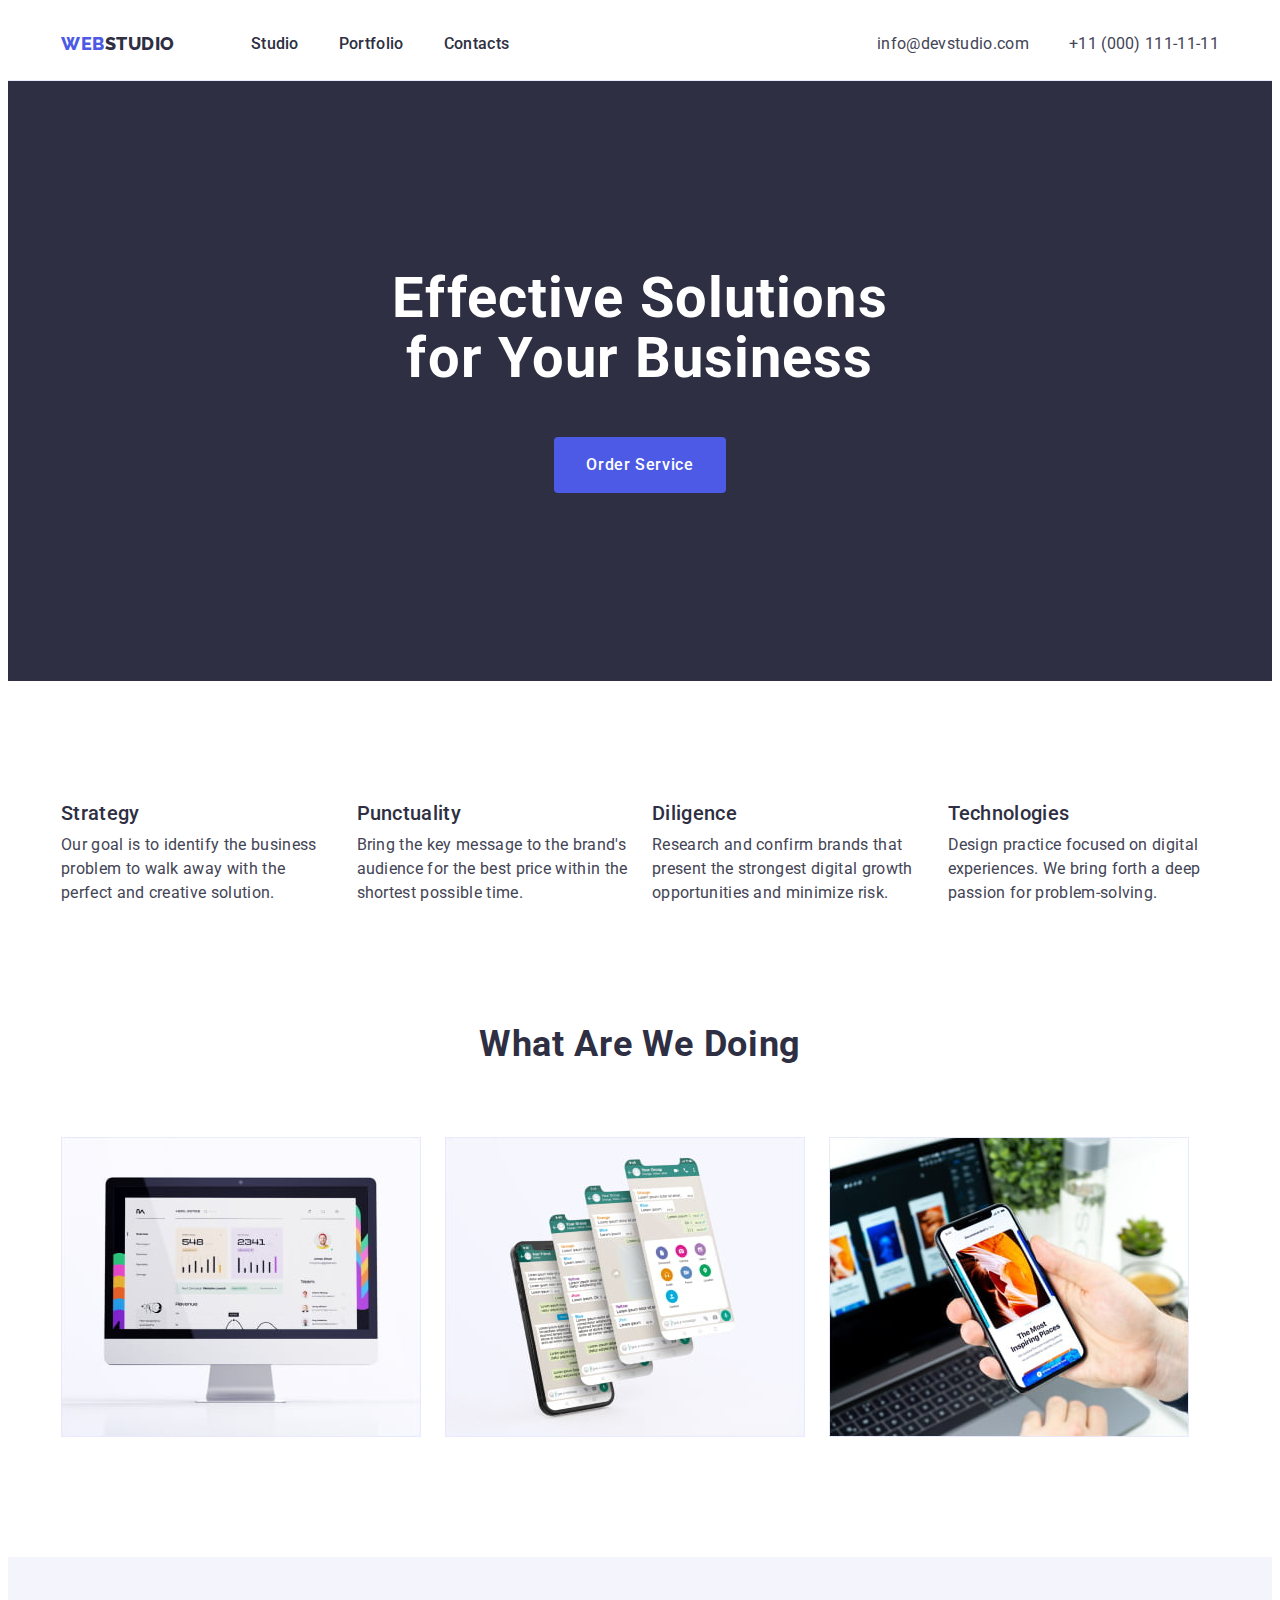
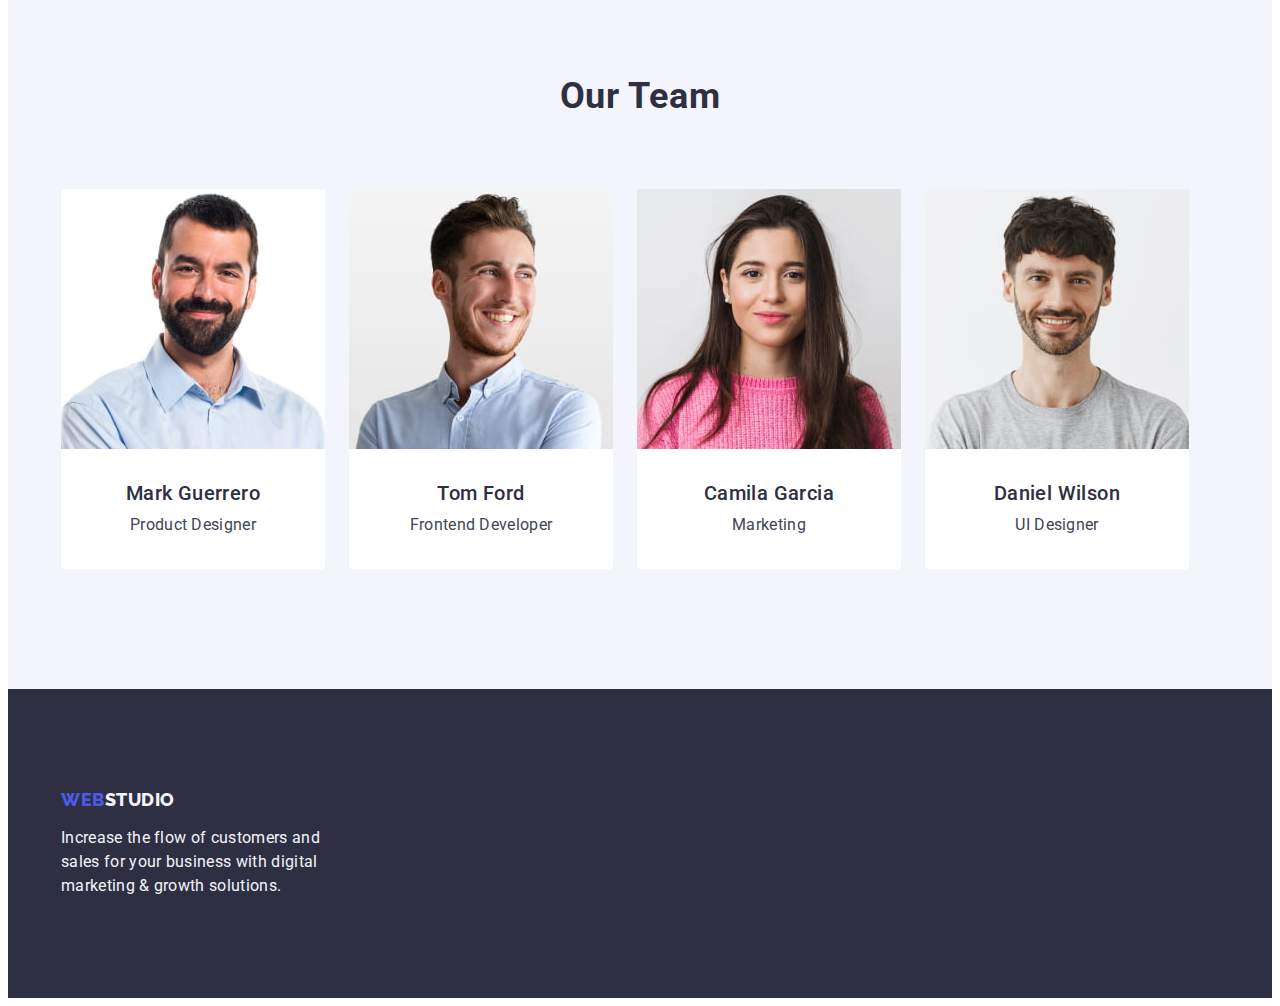
<file: index.html>
<!DOCTYPE html>
<html lang="en">
  <head>
    <meta charset="UTF-8" />
    <meta http-equiv="X-UA-Compatible" content="IE=edge" />
    <meta name="viewport" content="width=device-width, initial-scale=1.0" />
    <title>WebStudio</title>
    <link rel="preconnect" href="https://fonts.googleapis.com" />
    <link rel="preconnect" href="https://fonts.gstatic.com" crossorigin />
    <link
      href="https://fonts.googleapis.com/css2?family=Raleway:wght@800&family=Roboto:wght@400;500;700;900&display=swap"
      rel="stylesheet"
    />
    <link
      rel="stylesheet"
      href="https://cdnjs.cloudflare.com/ajax/libs/modern-normalize/2.0.0/modern-normalize.min.css"
      integrity="sha512-4xo8blKMVCiXpTaLzQSLSw3KFOVPWhm/TRtuPVc4WG6kUgjH6J03IBuG7JZPkcWMxJ5huwaBpOpnwYElP/m6wg=="
      crossorigin="anonymous"
      referrerpolicy="no-referrer"
    />
    <link rel="stylesheet" href="./css/style.css" />
  </head>
  <body>
    <header class="header">
      <div class="header-container container">
        <nav class="header-nav">
          <a href="./index.html" class="logo link"
            >Web<span class="logo-text">Studio</span></a
          >
          <ul class="header-nav-list list">
            <li class="header-nav-item item">
              <a href="./index.html" class="hrader-nav-link link">Studio</a>
            </li>
            <li class="header-nav-item item">
              <a href="./portfolio.html" class="hrader-nav-link link"
                >Portfolio</a
              >
            </li>
            <li class="header-nav-item item">
              <a href="" class="hrader-nav-link link">Contacts</a>
            </li>
          </ul>
        </nav>
        <address class="header-address">
          <ul class="header-address-list list">
            <li class="header-address-item item">
              <a
                href="mailto:info@devstudio.com"
                class="header-address-link link"
                >info@devstudio.com</a
              >
            </li>
            <li class="header-address-item item">
              <a href="tel:+110001111111" class="header-address-link link"
                >+11 (000) 111-11-11</a
              >
            </li>
          </ul>
        </address>
      </div>
    </header>
    <main>
      <section class="hero">
        <div class="container hero-container">
          <h1 class="hero-title">Effective Solutions for Your Business</h1>
          <button type="button" class="hero-button">Order Service</button>
        </div>
      </section>
      <section class="strategy">
        <div class="strategy-container container">
          <h2 hidden>Earth</h2>
          <ul class="strategy-list list">
            <li class="srategy-item item">
              <h3 class="strategy-title">Strategy</h3>
              <p class="strategy-text">
                Our goal is to identify the business problem to walk away with
                the perfect and creative solution.
              </p>
            </li>
            <li class="srategy-item item">
              <h3 class="strategy-title">Punctuality</h3>
              <p class="strategy-text">
                Bring the key message to the brand's audience for the best price
                within the shortest possible time.
              </p>
            </li>
            <li class="srategy-item item">
              <h3 class="strategy-title">Diligence</h3>
              <p class="strategy-text">
                Research and confirm brands that present the strongest digital
                growth opportunities and minimize risk.
              </p>
            </li>
            <li class="srategy-item item">
              <h3 class="strategy-title">Technologies</h3>
              <p class="strategy-text">
                Design practice focused on digital experiences. We bring forth a
                deep passion for problem-solving.
              </p>
            </li>
          </ul>
        </div>
      </section>
      <section class="doing">
        <div class="container doing-container">
          <h2 class="doing-title">What are we doing</h2>
          <ul class="doing-list list">
            <li class="doing-item item">
              <img
                src="./images/Rectangle1.jpg"
                alt="computer"
                width="360"
                height="300"
              />
            </li>
            <li class="doing-item item">
              <img
                src="./images/Rectangle.jpg"
                alt="phone"
                width="360"
                height="300"
              />
            </li>
            <li class="doing-item item">
              <img
                src="./images/Rectangle2.jpg"
                alt="phone"
                width="360"
                height="300"
              />
            </li>
          </ul>
        </div>
      </section>
      <section class="team">
        <div class="container team-container">
          <h2 class="team-title">Our Team</h2>
          <ul class="team-list list">
            <li class="team-item item">
              <img
                src="./images/img.jpg"
                alt="Mark Guerrero"
                width="264"
                height="260"
              />
              <div class="container-name">
                <h3 class="team-name">Mark Guerrero</h3>
                <p class="team-desc">Product Designer</p>
              </div>
            </li>
            <li class="team-item item">
              <img
                src="./images/img1.jpg"
                alt="Tom Ford"
                width="264"
                height="260"
              />
              <div class="container-name">
                <h3 class="team-name">Tom Ford</h3>
                <p class="team-desc">Frontend Developer</p>
              </div>
            </li>
            <li class="team-item item">
              <img
                src="./images/img2.jpg"
                alt="Camila Garcia"
                width="264"
                height="260"
              />
              <div class="container-name">
                <h3 class="team-name">Camila Garcia</h3>
                <p class="team-desc">Marketing</p>
              </div>
            </li>
            <li class="team-item item">
              <img
                src="./images/img3.jpg"
                alt="Daniel Wilson"
                width="264"
                height="260"
              />
              <div class="container-name">
                <h3 class="team-name">Daniel Wilson</h3>
                <p class="team-desc">UI Designer</p>
              </div>
            </li>
          </ul>
        </div>
      </section>
    </main>
    <footer class="footer">
      <div class="container footer-container">
        <a href="./index.html" class="logo link"
          >Web<span class="footer-logo-text">Studio</span></a
        >
        <p class="footer-text">
          Increase the flow of customers and sales for your business with
          digital marketing & growth solutions.
        </p>
      </div>
    </footer>
  </body>
</html>
</file>
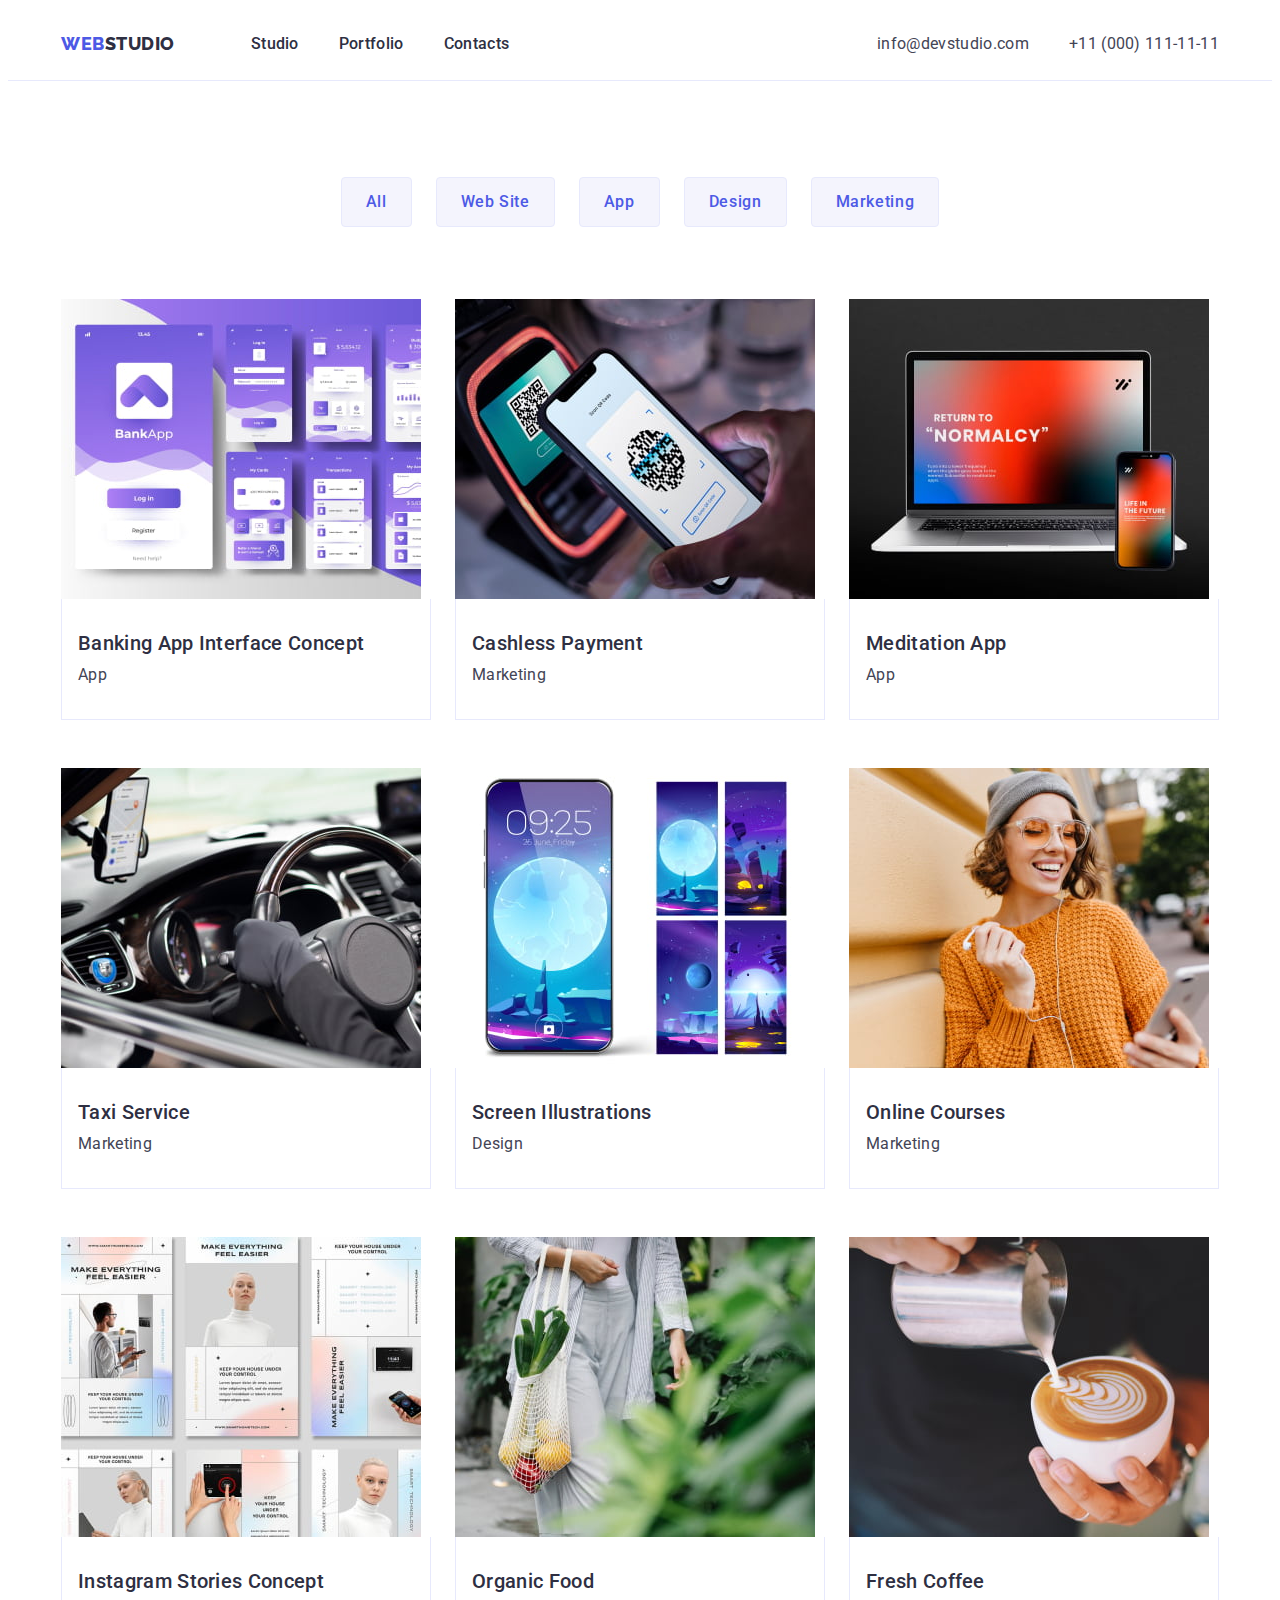
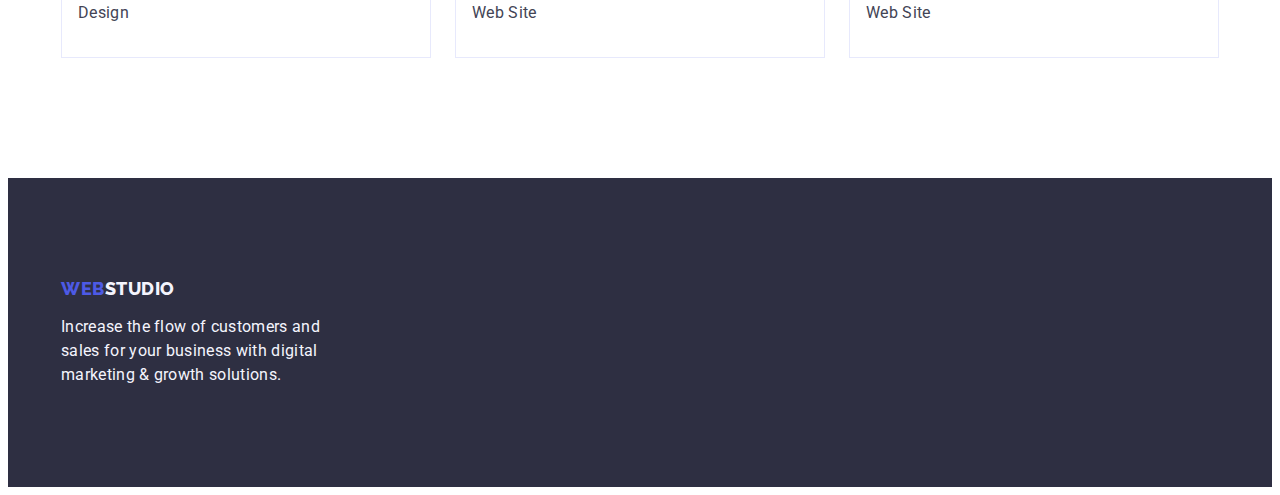
<file: portfolio.html>
<!DOCTYPE html>
<html lang="en">
  <head>
    <meta charset="UTF-8" />
    <meta http-equiv="X-UA-Compatible" content="IE=edge" />
    <meta name="viewport" content="width=device-width, initial-scale=1.0" />
    <title>Portfolio</title>
    <link rel="preconnect" href="https://fonts.googleapis.com" />
    <link rel="preconnect" href="https://fonts.gstatic.com" crossorigin />
    <link
      href="https://fonts.googleapis.com/css2?family=Raleway:wght@800&family=Roboto:wght@400;500;700;900&display=swap"
      rel="stylesheet"
    />
    <link
      rel="stylesheet"
      href="https://cdnjs.cloudflare.com/ajax/libs/modern-normalize/2.0.0/modern-normalize.min.css"
      integrity="sha512-4xo8blKMVCiXpTaLzQSLSw3KFOVPWhm/TRtuPVc4WG6kUgjH6J03IBuG7JZPkcWMxJ5huwaBpOpnwYElP/m6wg=="
      crossorigin="anonymous"
      referrerpolicy="no-referrer"
    />
    <link rel="stylesheet" href="./css/style.css" />
  </head>
  <body>
    <header class="header">
      <div class="header-container container">
        <nav class="header-nav">
          <a href="./index.html" class="logo link"
            >Web<span class="logo-text">Studio</span></a
          >
          <ul class="header-nav-list list">
            <li class="header-nav-item item">
              <a href="./index.html" class="hrader-nav-link link">Studio</a>
            </li>
            <li class="header-nav-item item">
              <a href="./portfolio.html" class="hrader-nav-link link"
                >Portfolio</a
              >
            </li>
            <li class="header-nav-item item">
              <a href="" class="hrader-nav-link link">Contacts</a>
            </li>
          </ul>
        </nav>
        <address class="header-address">
          <ul class="header-address-list list">
            <li class="header-address-item item">
              <a
                href="mailto:info@devstudio.com"
                class="header-address-link link"
                >info@devstudio.com</a
              >
            </li>
            <li class="header-address-item item">
              <a href="tel:+110001111111" class="header-address-link link"
                >+11 (000) 111-11-11</a
              >
            </li>
          </ul>
        </address>
      </div>
    </header>
    <main>
      <section class="portfolio">
        <div class="container portfolio-container">
          <h1 hidden>Something</h1>
          <ul class="portfolio-btn-list list">
            <li class="portfolio-btn-item item">
              <button type="button" class="portfolio-button button">All</button>
            </li>
            <li class="portfolio-btn-item item">
              <button type="button" class="portfolio-button button">
                Web Site
              </button>
            </li>
            <li class="portfolio-btn-item item">
              <button type="button" class="portfolio-button button">App</button>
            </li>
            <li class="portfolio-btn-item item">
              <button type="button" class="portfolio-button button">
                Design
              </button>
            </li>
            <li class="portfolio-btn-item item">
              <button type="button" class="portfolio-button button">
                Marketing
              </button>
            </li>
          </ul>
          <ul class="portfolio-content-list list">
            <li class="portfolio-content-item item">
              <a class="portfolio-link link" href="">
                <img
                  src="./images/imgg.jpg"
                  alt="Interface Concept"
                  width="360"
                  height="300"
                />
                <div class="container-link">
                  <h2 class="portfolio-subtitle">
                    Banking App Interface Concept
                  </h2>
                  <p class="portfolio-text">App</p>
                </div>
              </a>
            </li>
            <li class="portfolio-content-item item">
              <a class="portfolio-link link" href="">
                <img
                  src="./images/imgg1.jpg"
                  alt="Cashless Payment"
                  width="360"
                  height="300"
                />
                <div class="container-link">
                  <h2 class="portfolio-subtitle">Cashless Payment</h2>
                  <p class="portfolio-text">Marketing</p>
                </div>
              </a>
            </li>
            <li class="portfolio-content-item item">
              <a class="portfolio-link link" href="">
                <img
                  src="./images/imgg2.jpg"
                  alt="Meditation App"
                  width="360"
                  height="300"
                />
                <div class="container-link">
                  <h2 class="portfolio-subtitle">Meditation App</h2>
                  <p class="portfolio-text">App</p>
                </div>
              </a>
            </li>
            <li class="portfolio-content-item item">
              <a class="portfolio-link link" href="">
                <img
                  src="./images/imgg3.jpg"
                  alt="Taxi Service"
                  width="360"
                  height="300"
                />
                <div class="container-link">
                  <h2 class="portfolio-subtitle">Taxi Service</h2>
                  <p class="portfolio-text">Marketing</p>
                </div>
              </a>
            </li>
            <li class="portfolio-content-item item">
              <a class="portfolio-link link" href="">
                <img
                  src="./images/imgg4.jpg"
                  alt="phone"
                  width="360"
                  height="300"
                />
                <div class="container-link">
                  <h2 class="portfolio-subtitle">Screen Illustrations</h2>
                  <p class="portfolio-text">Design</p>
                </div>
              </a>
            </li>
            <li class="portfolio-content-item item">
              <a class="portfolio-link link" href="">
                <img
                  src="./images/imgg5.jpg"
                  alt="Online Courses"
                  width="360"
                  height="300"
                />
                <div class="container-link">
                  <h2 class="portfolio-subtitle">Online Courses</h2>
                  <p class="portfolio-text">Marketing</p>
                </div>
              </a>
            </li>
            <li class="portfolio-content-item item">
              <a class="portfolio-link link" href="">
                <img
                  src="./images/imgg6.jpg"
                  alt="Instagram"
                  width="360"
                  height="300"
                />
                <div class="container-link">
                  <h2 class="portfolio-subtitle">Instagram Stories Concept</h2>
                  <p class="portfolio-text">Design</p>
                </div>
              </a>
            </li>
            <li class="portfolio-content-item item">
              <a class="portfolio-link link" href="">
                <img
                  src="./images/imgg7.jpg"
                  alt="Organic Food"
                  width="360"
                  height="300"
                />
                <div class="container-link">
                  <h2 class="portfolio-subtitle">Organic Food</h2>
                  <p class="portfolio-text">Web Site</p>
                </div>
              </a>
            </li>
            <li class="portfolio-content-item item">
              <a class="portfolio-link link" href="">
                <img
                  src="./images/imgg8.jpg"
                  alt="Coffee"
                  width="360"
                  height="300"
                />
                <div class="container-link">
                  <h2 class="portfolio-subtitle">Fresh Coffee</h2>
                  <p class="portfolio-text">Web Site</p>
                </div>
              </a>
            </li>
          </ul>
        </div>
      </section>
    </main>
    <footer class="footer">
      <div class="container footer-container">
        <a href="./index.html" class="logo link"
          >Web<span class="footer-logo-text">Studio</span></a
        >
        <p class="footer-text">
          Increase the flow of customers and sales for your business with
          digital marketing & growth solutions.
        </p>
      </div>
    </footer>
  </body>
</html>
</file>
<file: css/style.css>
:root {
  /*========== Color ==========*/
  --body-background-color: #ffffff;
  --hero-background-color: #2e2f42;
  --hero-button-background-color: #4d5ae5;
  --footer-background-color: #2e2f42;
  --footer-text-color: #f4f4fd;
  --hero-text-color: #ffffff;
  --logo-title-color: #4d5ae5;
  --logo-text-color: #f4f4fd;
  --title-color: #2e2f42;
  --text-color: #434455;
  --button-background-color: #f4f4fd;
  --button-text-color: #4d5ae5;
  --hover-link-button-color: #404bbf;
}

body {
  font-family: "Roboto", sans-serif;
  font-style: normal;
  font-weight: 400;
  font-size: 16px;
  line-height: 1.5;
  letter-spacing: 0.02em;
  color: var(--text-color);
  background-color: var(--body-background-color);
}

/* Base style */
h1,
h2,
h3,
h4,
h5,
h6,
ul,
p,
button {
  margin: 0;
  padding: 0;
}

img {
  display: block;
}

.link {
  text-decoration: none;
}

.list {
  list-style-type: none;
}

.item {
}

.button {
}

.container {
  width: 1158px;
  padding-left: 15px;
  padding-right: 15px;
  margin-right: auto;
  margin-left: auto;
}

/* LOGO */

.logo {
  margin-right: 76px;

  font-family: "Raleway", sans-serif;
  font-style: normal;
  font-weight: 800;
  font-size: 18px;
  line-height: 1.17;
  letter-spacing: 0.03em;
  text-transform: uppercase;
  color: var(--logo-title-color);
}

.logo .logo-text {
  color: var(--title-color);
}

/* Header */

.header-container {
  display: flex;
  align-items: center;
}

.header {
  border-bottom: 1px solid #e7e9fc;
}

.header-nav {
  display: flex;
  align-items: center;
  margin-right: auto;
}

.header-nav-list {
  display: flex;
}

.header-nav-item {
}

.header-nav-item:not(:last-child) {
  margin-right: 40px;
}

.hrader-nav-link {
  display: block;
  padding: 24px 0px 24px 0px;

  color: var(--title-color);
  font-weight: 500;
}

.hrader-nav-link:hover,
.hrader-nav-link:focus {
  color: var(--hover-link-button-color);
  text-decoration: underline;
}

.header-address {
  display: flex;
}
.header-address-list {
  gap: 40px;
  display: flex;
}

.header-address-item {
}

.header-address-item + .item {
  /* margin-left: 40px; */
}
.header-address-link {
  font-style: normal;
  color: var(--text-color);
}

.header-address-link:hover,
.header-address-link:focus {
  color: var(--hover-link-button-color);
}
/* MAIN-HERO */

.hero-container {
  display: flex;
  align-items: center;
  flex-direction: column;
  /* padding: 188px 0; */
}

.hero {
  background-color: var(--hero-background-color);
  padding: 188px 0;
}

.hero-title {
  max-width: 496px;
  margin-bottom: 48px;

  font-family: "Roboto", sans-serif;
  font-style: normal;
  font-weight: 700;
  font-size: 56px;
  line-height: 1.07;
  letter-spacing: 0.02em;
  text-align: center;
  color: var(--hero-text-color);
}

.hero-button {
  display: block;
  min-width: 169px;
  height: 56px;
  padding: 16px 32px;
  margin-left: auto;
  margin-right: auto;
  border: none;
  border-radius: 4px;

  background-color: var(--hero-button-background-color);
  color: var(--hero-text-color);
  font-family: "Roboto", sans-serif;
  font-style: normal;
  font-weight: 500;
  font-size: 16px;
  line-height: 1.5;

  letter-spacing: 0.04em;
  cursor: pointer;
}

/* MAIN-STRATEGY */

.strategy-container {
}

.strategy {
  padding-top: 120px;
  padding-bottom: 120px;
}

.strategy-list {
  display: flex;
  gap: 24px;
}

.srategy-item {
  width: calc((100% - 72px) / 4);
}

.strategy-title {
  margin-bottom: 8px;

  font-weight: 500;
  font-size: 20px;
  line-height: 1.2;
  color: var(--title-color);
}

.strategy-text {
  font-weight: 400;
  font-size: 16px;
  line-height: 1.5;
  letter-spacing: 0.02em;
  color: var(--text-color);
}

/* MAIN-DOING */

.doing-container {
}

.doing {
  padding-bottom: 120px;
}

.doing-title {
  margin-bottom: 72px;

  font-weight: 700;
  font-size: 36px;
  line-height: 1.11;
  letter-spacing: 0.02em;
  text-transform: capitalize;
  color: var(--title-color);
  text-align: center;
}

.doing-list {
  display: flex;
  gap: 24px;
  margin-left: auto;
  margin-right: auto;
}

.doing-item {
}

/* MAIN-TEAM */

.team-container {
}

.team {
  background-color: var(--button-background-color);
  padding-top: 120px;
  padding-bottom: 120px;
}

.team-title {
  margin-bottom: 72px;

  font-weight: 700;
  font-size: 36px;
  line-height: 1.11;
  letter-spacing: 0.02em;
  text-transform: capitalize;
  color: var(--title-color);
  text-align: center;
}

.team-list {
  display: flex;
  gap: 24px;
  margin-top: 72px;
}

.team-item {
  border-radius: 0px 0px 4px 4px;

  background-color: var(--body-background-color);
}

.container-name {
  padding: 32px 16px;
}

.team-name {
  margin-bottom: 8px;

  font-weight: 500;
  font-size: 20px;
  line-height: 1.2;
  text-align: center;
  letter-spacing: 0.02em;
  color: var(--title-color);
}

.team-desc {
  font-size: 16px;
  line-height: 1.5;
  text-align: center;
  letter-spacing: 0.02em;
  color: var(--text-color);
}

/* Footer */
.footer-container {
}

.footer {
  padding-top: 100px;
  padding-bottom: 100px;
  background-color: var(--footer-background-color);
}
.footer .logo {
  display: inline-block;
  margin-bottom: 16px;
}

.footer-logo-text {
  color: var(--footer-text-color);
}
.footer-text {
  max-width: 264px;

  font-size: 16px;
  line-height: 1.5;
  letter-spacing: 0.02em;
  color: var(--footer-text-color);
}

/* Portfolio */
.portfolio-container {
}

.portfolio {
  padding-top: 96px;
  padding-bottom: 120px;
}
.portfolio-btn-list {
  display: flex;
  gap: 24px;
  margin-bottom: 72px;
  justify-content: center;
}
.portfolio-btn-item {
}

.portfolio-button {
  padding: 12px 24px;
  border: 1px solid #e7e9fc;
  border-radius: 4px;

  font-family: "Roboto", sans-serif;
  font-style: normal;
  background-color: var(--button-background-color);
  color: var(--button-text-color);
  font-weight: 500;
  font-size: 16px;
  line-height: 1.5;
  text-align: center;
  letter-spacing: 0.04em;
  cursor: pointer;
}

.portfolio-button:hover,
.portfolio-button:focus {
  border: 1px solid transparent;

  color: var(--hero-text-color);
  background-color: var(--hover-link-button-color);
}

.portfolio-content-list {
  display: flex;
  flex-wrap: wrap;
  column-gap: 24px;
  row-gap: 48px;
}
.portfolio-content-item {
  width: calc((100% - 2 * 24px) / 3);
}

.portfolio-link {
  cursor: auto;
}

.container-link {
  padding: 32px 16px;
  border: 1px solid #e7e9fc;
  border-top: none;
}

.portfolio-subtitle {
  margin-bottom: 8px;

  font-family: "Roboto", sans-serif;
  color: var(--title-color);
  font-style: normal;
  font-weight: 500;
  font-size: 20px;
  line-height: 1.2;
}
.portfolio-text {
  font-family: "Roboto", sans-serif;
  color: var(--text-color);
  font-style: normal;
  font-weight: 400;
  font-size: 16px;
  line-height: 1.5;
}
</file>
